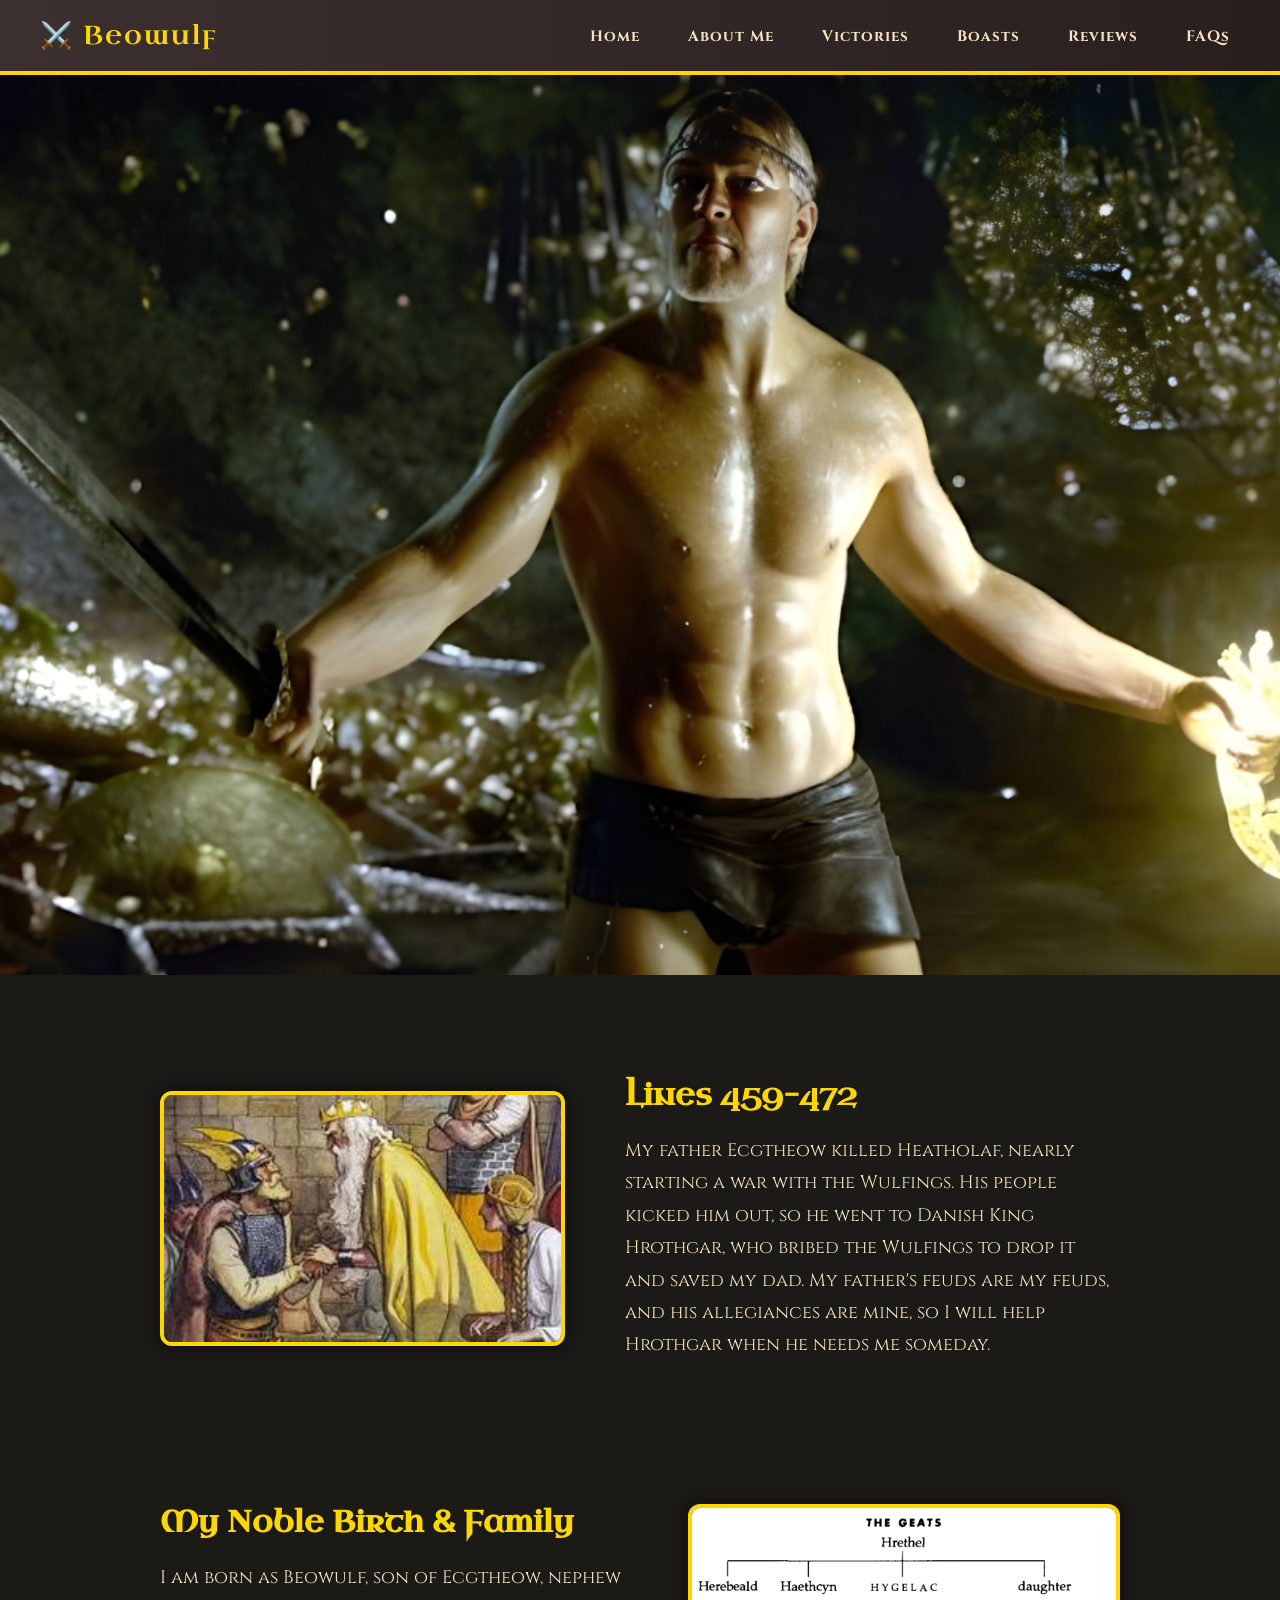
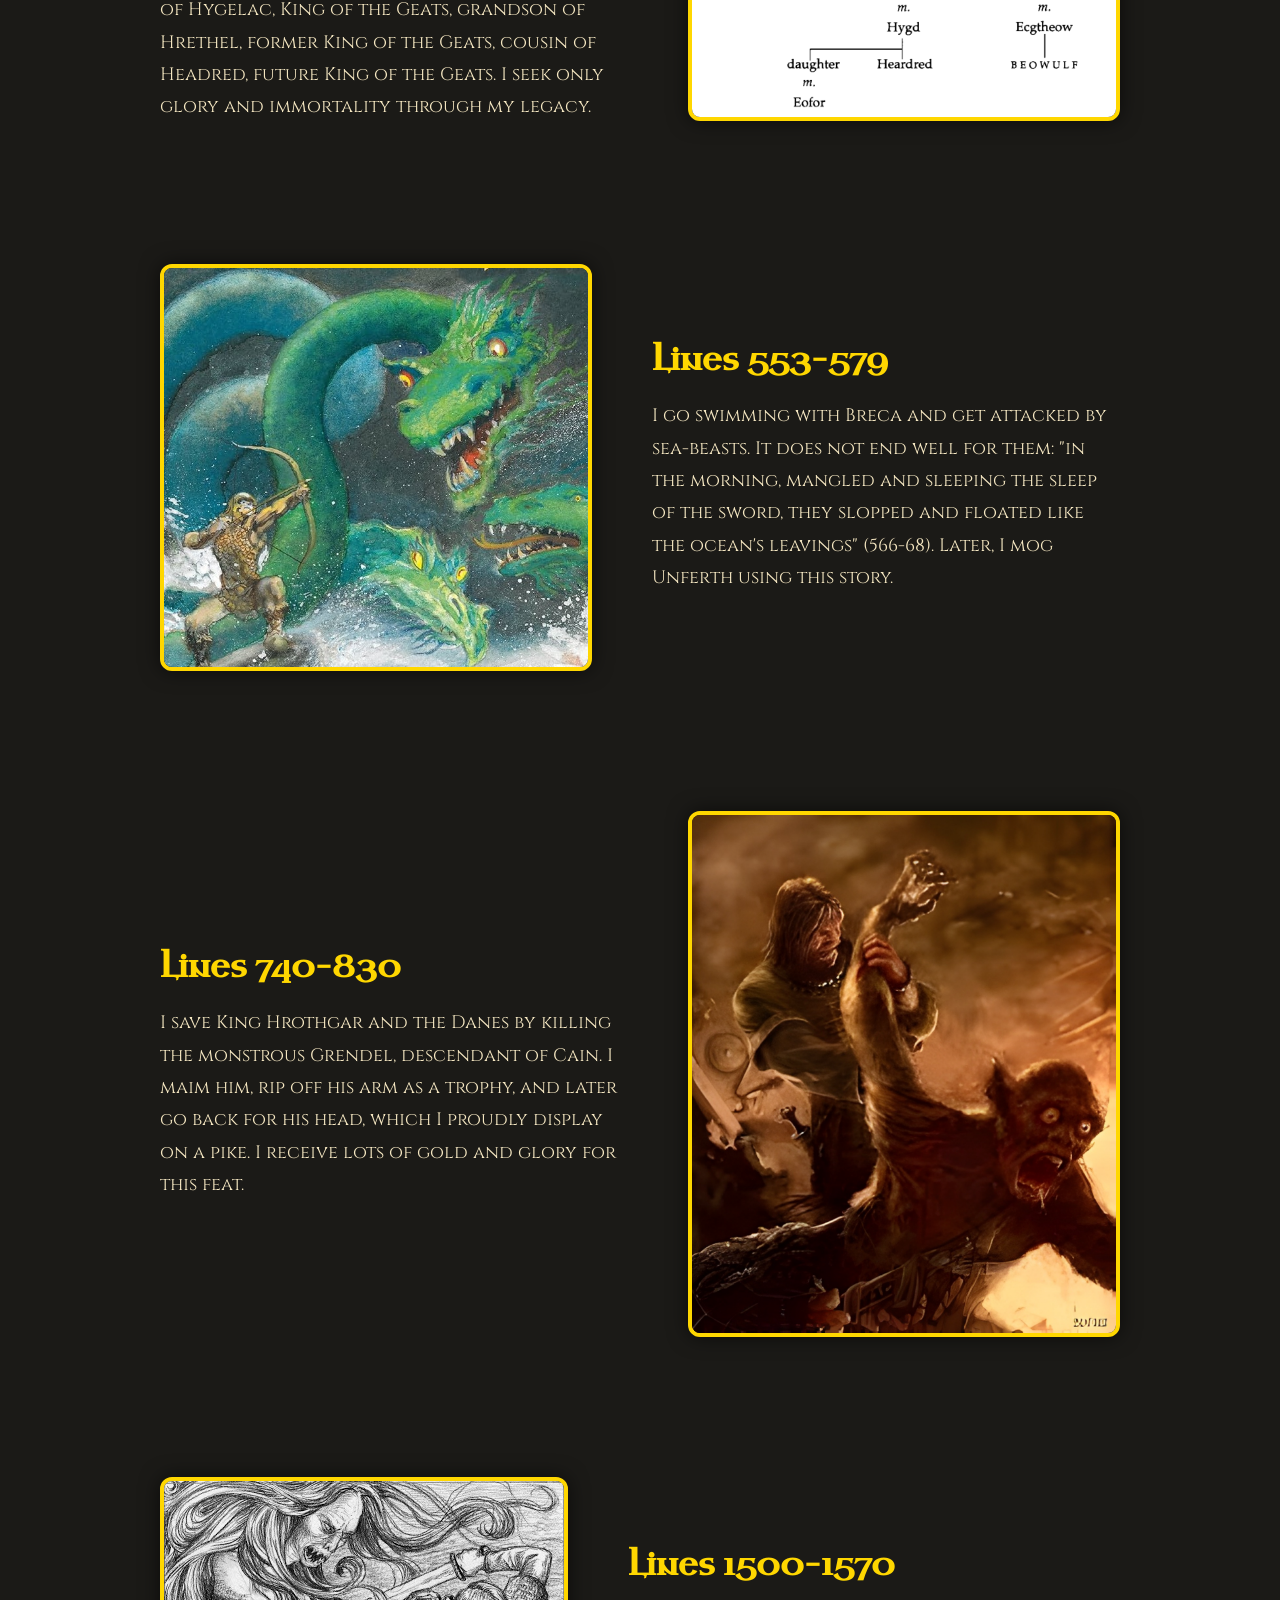
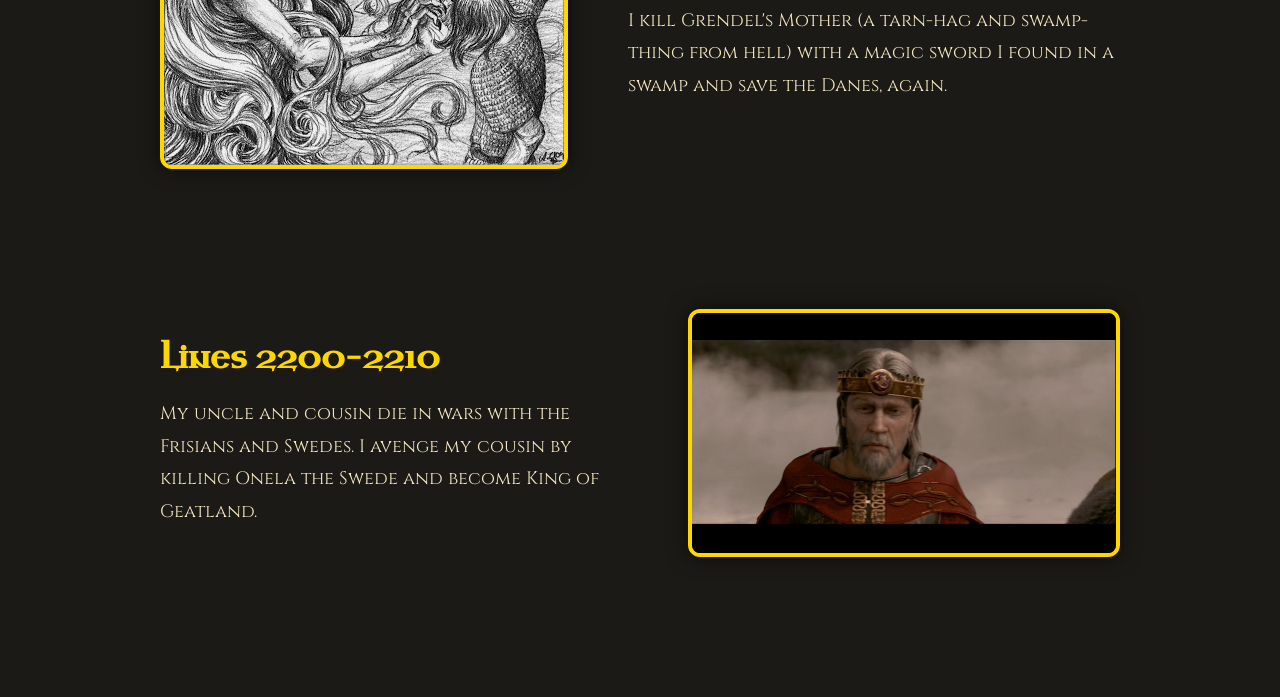
<file: about.html>
<!DOCTYPE html>
<html lang="en">
<head>
    <meta charset="UTF-8">
    <title>About Beowulf</title>
    <link rel="stylesheet" href="styles.css">
</head>
<body>

    <!-- Navigation Bar -->
    <nav class="navbar">
        <div class="logo">⚔️ Beowulf</div>
        <ul class="nav-links">
            <li><a href="index.html">Home</a></li>
            <li><a href="about.html">About Me</a></li>
            <li><a href="victories.html">Victories</a></li>
            <li><a href="boasts.html">Boasts</a></li>
            <li><a href="reviews.html">Reviews</a></li>
            <li><a href="faqs.html">FAQs</a></li>
        </ul>
    </nav>

    <!-- Fullscreen Carousel -->
    <section class="about-hero-carousel">
        <div class="hero-slide active" style="background-image: url('images/shirtless.png');"></div>
        <div class="hero-slide" style="background-image: url('images/graphic.jpg');"></div>
        <div class="hero-slide" style="background-image: url('images/beogren.jpg');"></div>
        <div class="hero-slide" style="background-image: url('images/momfight.jpg');"></div>
    </section>

    <!-- Life Story Sections -->
    <section class="story">

        <div class="story-block fade-in">
            <img src="images/beohroth.jpg">
            <div class="story-text">
                <h2>Lines 459–472</h2>
                <p>My father Ecgtheow killed Heatholaf, nearly starting a war with the Wulfings. 
                  His people kicked him out, so he went to Danish King Hrothgar, who bribed the Wulfings 
                  to drop it and saved my dad. My father's feuds are my feuds, and his allegiances 
                  are mine, so I will help Hrothgar when he needs me someday.</p>
            </div>
        </div>

        <div class="story-block fade-in reverse">
            <img src="images/familytree.png">
            <div class="story-text">
                <h2>My Noble Birth & Family</h2>
                <p>I am born as Beowulf, son of Ecgtheow, nephew of Hygelac, King of the Geats, 
                  grandson of Hrethel, former King of the Geats, cousin of Headred, future King of the Geats. 
                  I seek only glory and immortality through my legacy.</p>
            </div>
        </div>

        <div class="story-block fade-in">
            <img src="images/breca.jpg">
            <div class="story-text">
                <h2>Lines 553–579</h2>
                <p>I go swimming with Breca and get attacked by sea-beasts. 
                  It does not end well for them: "in the morning, mangled and sleeping the sleep of the 
                  sword, they slopped and floated like the ocean's leavings" (566-68). Later, I mog Unferth 
                  using this story.</p>
            </div>
        </div>

        <div class="story-block fade-in reverse">
            <img src="images/grndelfight.png">
            <div class="story-text">
                <h2>Lines 740–830</h2>
                <p>I save King Hrothgar and the Danes by killing the monstrous Grendel, 
                  descendant of Cain. I maim him, rip off his arm as a trophy, and later go back for his head, 
                  which I proudly display on a pike. I receive lots of gold and glory for this feat.</p>
            </div>
        </div>

        <div class="story-block fade-in">
            <img src="images/momfight.jpg">
            <div class="story-text">
                <h2>Lines 1500–1570</h2>
                <p>I kill Grendel's Mother (a tarn-hag and swamp-thing from hell) 
                  with a magic sword I found in a swamp and save the Danes, again.</p>
            </div>
        </div>

        <div class="story-block fade-in reverse">
            <img src="images/kingbeo.jpg">
            <div class="story-text">
                <h2>Lines 2200–2210</h2>
                <p>My uncle and cousin die in wars with the Frisians and Swedes. 
                  I avenge my cousin by killing Onela the Swede and become King of Geatland.</p>
            </div>
        </div>

    </section>

<script src="abtscript.js"></script>
</body>
</html>
</file>
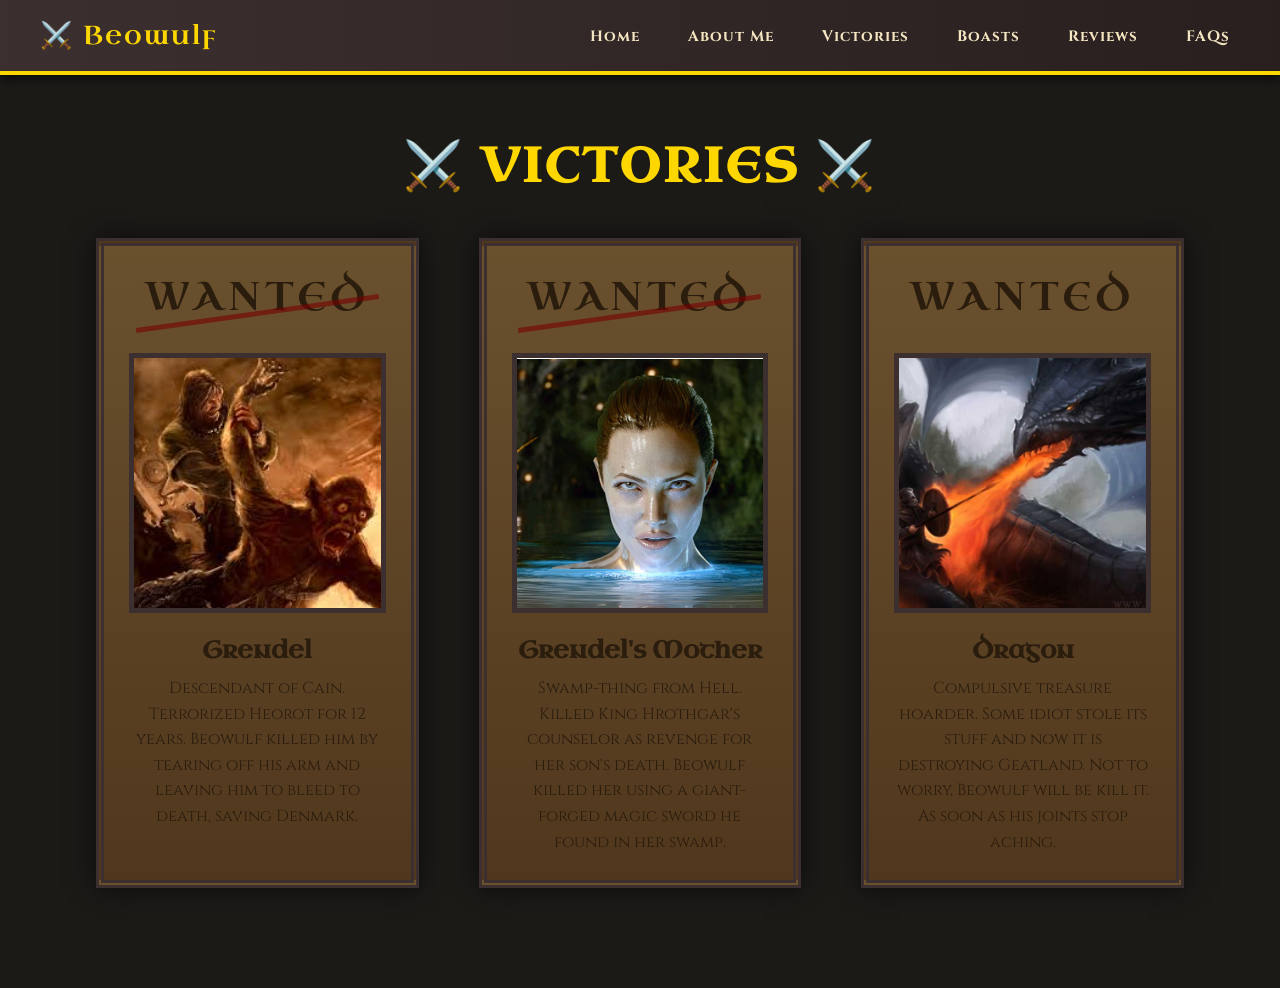
<file: victories.html>
<!DOCTYPE html>
<html lang="en">
<head>
    <meta charset="UTF-8">
    <title>Beowulf Victories</title>
    <link rel="stylesheet" href="styles.css">
</head>
<body>

    <!-- Navbar -->
    <nav class="navbar">
        <div class="logo">⚔️ Beowulf</div>
        <ul class="nav-links">
            <li><a href="index.html">Home</a></li>
            <li><a href="about.html">About Me</a></li>
            <li><a href="victories.html">Victories</a></li>
            <li><a href="boasts.html">Boasts</a></li>
            <li><a href="reviews.html">Reviews</a></li>
            <li><a href="faqs.html">FAQs</a></li>
        </ul>
    </nav>

    <h1 class="page-title">⚔️ VICTORIES ⚔️</h1>

    <section class="poster-grid">

        <!-- Grendel -->
        <div class="wanted-poster defeated">
            <div class="wanted-title">WANTED</div>
            <img src="images/grendelfight.jpg">
            <div class="poster-text">
                <h3>Grendel</h3>
                <p>Descendant of Cain. Terrorized Heorot for 12 years. 
                Beowulf killed him by tearing off his arm and leaving him to bleed to death, saving Denmark.</p>
            </div>
        </div>

        <!-- Grendel's Mother -->
        <div class="wanted-poster defeated">
            <div class="wanted-title">WANTED</div>
            <img src="images/hotmom.png">
            <div class="poster-text">
                <h3>Grendel's Mother</h3>
                <p>Swamp-thing from Hell. Killed King Hrothgar's counselor as revenge for her son's death.
              Beowulf killed her using a giant-forged magic sword he found in her swamp.</p>
            </div>
        </div>

        <!-- Dragon -->
        <div class="wanted-poster">
            <div class="wanted-title">WANTED</div>
            <img src="images/dragon.jpg">
            <div class="poster-text">
                <h3>Dragon</h3>
                <p>Compulsive treasure hoarder. Some idiot stole its stuff and now it is destroying Geatland. 
                Not to worry, Beowulf will be kill it. As soon as his joints stop aching. </p>
            </div>
        </div>

    </section>

</body>
</html>
</file>
<file: styles.css>
/* Medieval Fonts */
@import url('https://fonts.googleapis.com/css2?family=Cinzel:wght@400;700&family=Uncial+Antiqua&display=swap');

* {
    margin: 0;
    padding: 0;
    box-sizing: border-box;
}

body {
    background-color: #1b1a17;
    background-image: url("https://www.transparenttextures.com/patterns/natural-paper.png");
    color: #f4e6c1;
    font-family: 'Cinzel', serif;
    cursor: url('https://cur.cursors-4u.net/symbols/sym-1/sym46.cur'), auto;
}

/* Navbar */
.navbar {
    display: flex;
    justify-content: space-between;
    align-items: center;
    background: linear-gradient(to right, #3b2f2f, #2a1f1f);
    padding: 18px 40px;
    border-bottom: 4px solid gold;
    box-shadow: 0 4px 10px rgba(0,0,0,0.6);
}

.logo {
    font-family: 'Uncial Antiqua', cursive;
    font-size: 26px;
    color: gold;
    letter-spacing: 2px;
}

.nav-links {
    list-style: none;
    display: flex;
    gap: 28px;
}

.nav-links a {
    color: #f4e6c1;
    text-decoration: none;
    font-weight: bold;
    font-size: 15px;
    letter-spacing: 1px;
    padding: 6px 10px;
    border-radius: 4px;
}

.nav-links a:hover {
    background-color: rgba(255,215,0,0.15);
    color: gold;
}

/* Hero Banner */
.hero {
    height: 65vh;
    background: 
        linear-gradient(rgba(0,0,0,0.55), rgba(0,0,0,0.55)),
        url('images/hero-banner.jpg') center/cover no-repeat;
    display: flex;
    justify-content: center;
    align-items: center;
    text-align: center;
    border-bottom: 5px solid gold;
}

@keyframes flicker {
    0% { text-shadow: 0 0 5px gold; }
    50% { text-shadow: 0 0 20px orange; }
    100% { text-shadow: 0 0 5px gold; }
}
.hero h1 {
    font-family: 'Uncial Antiqua', cursive;
    font-size: 54px;
    color: gold;
    text-shadow: 0 0 10px rgba(255,215,0,0.6);
    letter-spacing: 3px;
    animation: flicker 2s infinite;
}


/* Intro */
.intro {
    padding: 70px 18%;
    text-align: center;
    font-size: 20px;
    line-height: 1.8;
    background-color: rgba(40,30,20,0.85);
    border-top: 3px solid gold;
    border-bottom: 3px solid gold;
}

.intro p::first-letter {
    font-size: 42px;
    font-family: 'Uncial Antiqua', cursive;
    color: gold;
}

/* Carousel */
.carousel-section {
    display: flex;
    justify-content: center;
    margin: 70px 0;
}

.carousel {
    position: relative;
    width: 60%;
    max-width: 750px;
    overflow: hidden;
    border: 6px solid #3b2f2f;
    border-radius: 12px;
    box-shadow: 0 0 25px rgba(0,0,0,0.7);
    background-color: #2a1f1f;
    padding: 10px;
}

.carousel-images img {
    width: 100%;
    display: none;
    border-radius: 8px;
    border: 3px solid gold;
}

.carousel-images img.active {
    display: block;
}

/* Carousel Buttons */
.prev, .next {
    position: absolute;
    top: 50%;
    transform: translateY(-50%);
    background-color: rgba(50,40,30,0.85);
    color: gold;
    border: 2px solid gold;
    padding: 12px 16px;
    cursor: pointer;
    font-size: 20px;
    border-radius: 50%;
    transition: 0.3s;
}

.prev:hover, .next:hover {
    background-color: gold;
    color: black;
}

.prev { left: 12px; }
.next { right: 12px; }

/* Footer */
.footer {
    background: linear-gradient(to right, #2a1f1f, #3b2f2f);
    padding: 50px;
    text-align: center;
    line-height: 2;
    border-top: 4px solid gold;
}

.footer h3 {
    font-family: 'Uncial Antiqua', cursive;
    color: gold;
    font-size: 26px;
    margin-bottom: 18px;
    letter-spacing: 2px;
}

.footer p {
    font-size: 16px;
}

/* Decorative Medieval Dividers */
.section-divider {
    height: 4px;
    background: linear-gradient(to right, transparent, gold, transparent);
    margin: 60px auto;
    width: 70%;
}

/* Fullscreen Carousel */
.about-hero-carousel {
    height: 100vh;
    position: relative;
}

.hero-slide {
    position: absolute;
    width: 100%;
    height: 100%;
    background-size: cover;
    background-position: center;
    opacity: 0;
    transition: opacity 1.5s ease-in-out;
}

.hero-slide.active {
    opacity: 1;
}

/* Story Layout */
.story {
    width: 75%;
    margin: 100px auto;
}

.story-block {
    display: flex;
    align-items: center;
    gap: 60px;
    margin-bottom: 140px;
    opacity: 0;
    transform: translateY(60px);
    transition: all 1s ease;
}

.story-block.reverse {
    flex-direction: row-reverse;
}

.story-block img {
    width: 45%;
    border-radius: 12px;
    border: 4px solid gold;
    box-shadow: 0 0 20px rgba(0,0,0,0.6);
}

.story-text {
    width: 55%;
}

.story-text h2 {
    font-family: 'Uncial Antiqua', cursive;
    color: gold;
    margin-bottom: 20px;
    font-size: 30px;
}

.story-text p {
    font-size: 18px;
    line-height: 1.8;
}

/* Scroll Animation */
.fade-in.visible {
    opacity: 1;
    transform: translateY(0);
}

/* Page Title */
.page-title {
    text-align: center;
    font-family: 'Uncial Antiqua', cursive;
    font-size: 48px;
    margin: 60px 0 40px;
    color: gold;
    letter-spacing: 3px;
}

/* Poster Grid Layout */
.poster-grid {
    width: 85%;
    margin: auto;
    display: grid;
    grid-template-columns: repeat(3, 1fr);
    gap: 60px;
    margin-bottom: 100px;
}

/* Wanted Poster */
.wanted-poster {
    background: linear-gradient(rgba(120,90,50,0.85), rgba(90,60,30,0.85)),
                url("https://www.transparenttextures.com/patterns/old-paper.png");
    border: 8px double #3b2f2f;
    padding: 25px;
    text-align: center;
    color: #2b1d0e;
    box-shadow: 0 0 25px rgba(0,0,0,0.6);
    position: relative;
    font-family: 'Cinzel', serif;
}

/* WANTED header */
.wanted-title {
    font-family: 'Uncial Antiqua', cursive;
    font-size: 40px;
    margin-bottom: 15px;
    letter-spacing: 4px;
}

/* Cross-out effect for defeated */
.wanted-poster.defeated .wanted-title::after {
    content: "";
    position: absolute;
    left: 10%;
    top: 65px;
    width: 80%;
    height: 5px;
    background-color: rgba(120,0,0,0.6);
    transform: rotate(-8deg);
}

/* Poster Image */
.wanted-poster img {
    width: 100%;
    height: 260px;
    object-fit: cover;
    border: 5px solid #3b2f2f;
    margin: 15px 0;
}

/* Poster Text */
.poster-text h3 {
    font-size: 24px;
    margin-bottom: 10px;
    font-family: 'Uncial Antiqua', cursive;
}

.poster-text p {
    font-size: 16px;
    line-height: 1.6;
}
/* Boast Generator */
.boast-generator{
    text-align:center;
    margin:80px auto;
    width:60%;
}

#boastBox{
    background:linear-gradient(rgba(120,90,50,0.9),rgba(90,60,30,0.9)),
               url("https://www.transparenttextures.com/patterns/old-paper.png");
    border:8px double #3b2f2f;
    padding:40px;
    font-size:20px;
    line-height:1.7;
    color:#2b1d0e;
    min-height:140px;
    margin-bottom:30px;
}

.boast-generator button{
    font-family:'Uncial Antiqua', cursive;
    font-size:20px;
    padding:15px 30px;
    background:#3b2f2f;
    color:gold;
    border:3px solid gold;
    cursor:pointer;
}

.boast-generator button:hover{
    background:gold;
    color:black;
}

/* Review Section */
.review-section{
    width:70%;
    margin:60px auto;
    text-align:center;
}

/* Button */
.review-btn{
    font-family:'Uncial Antiqua', cursive;
    padding:15px 30px;
    font-size:18px;
    background:#3b2f2f;
    color:gold;
    border:3px solid gold;
    cursor:pointer;
    margin-bottom:40px;
}

.review-btn:hover{
    background:gold;
    color:black;
}

/* Review Card */
.review-card{
    display:flex;
    align-items:flex-start;
    background:white;
    color:black;
    border-radius:10px;
    padding:20px;
    margin:20px auto;
    width:70%;
    box-shadow:0 4px 12px rgba(0,0,0,0.4);
    animation:popIn .5s ease;
}

/* Profile Pic */
.review-card img{
    width:70px;
    height:70px;
    border-radius:50%;
    object-fit:cover;
    margin-right:20px;
}

/* Stars */
.stars{
    color:#f5b301;
    font-size:18px;
}

/* Pop animation */
@keyframes popIn{
    from{
        transform:scale(.7);
        opacity:0;
    }
    to{
        transform:scale(1);
        opacity:1;
    }
}
</file>
